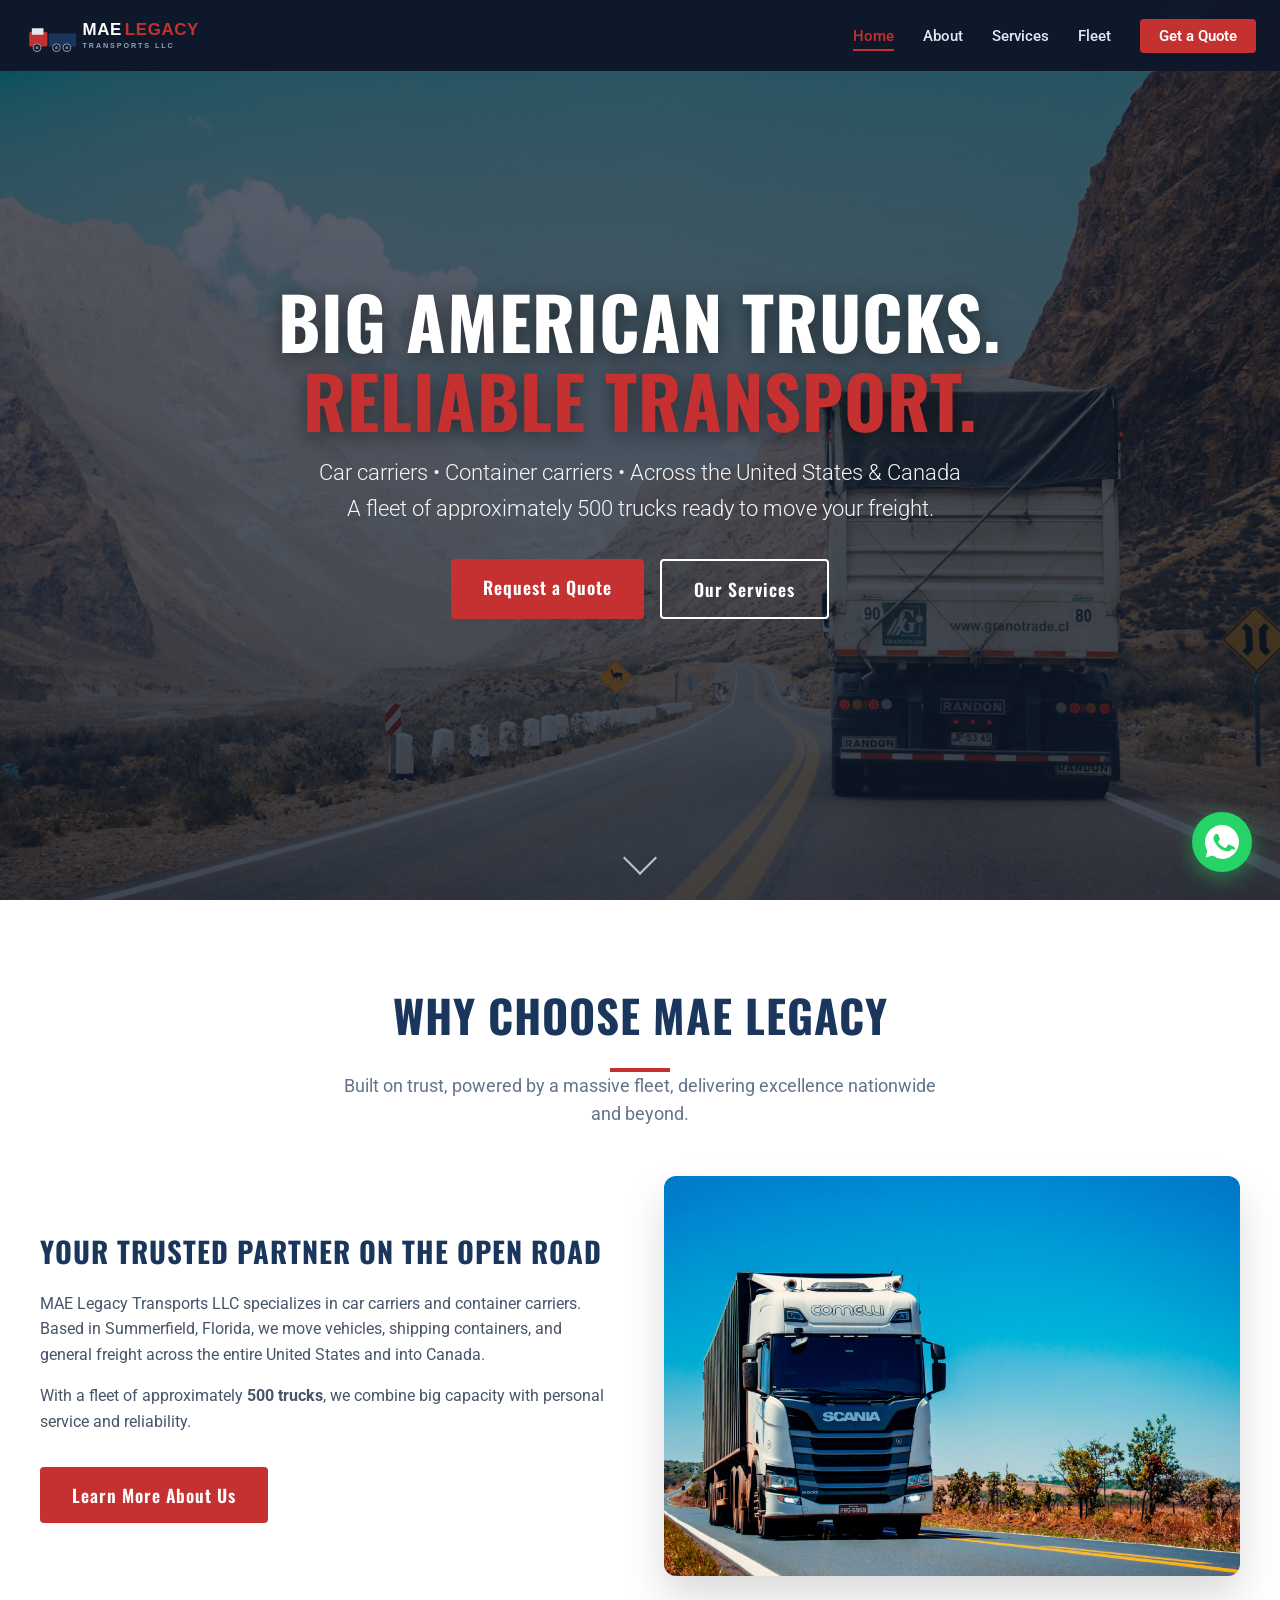
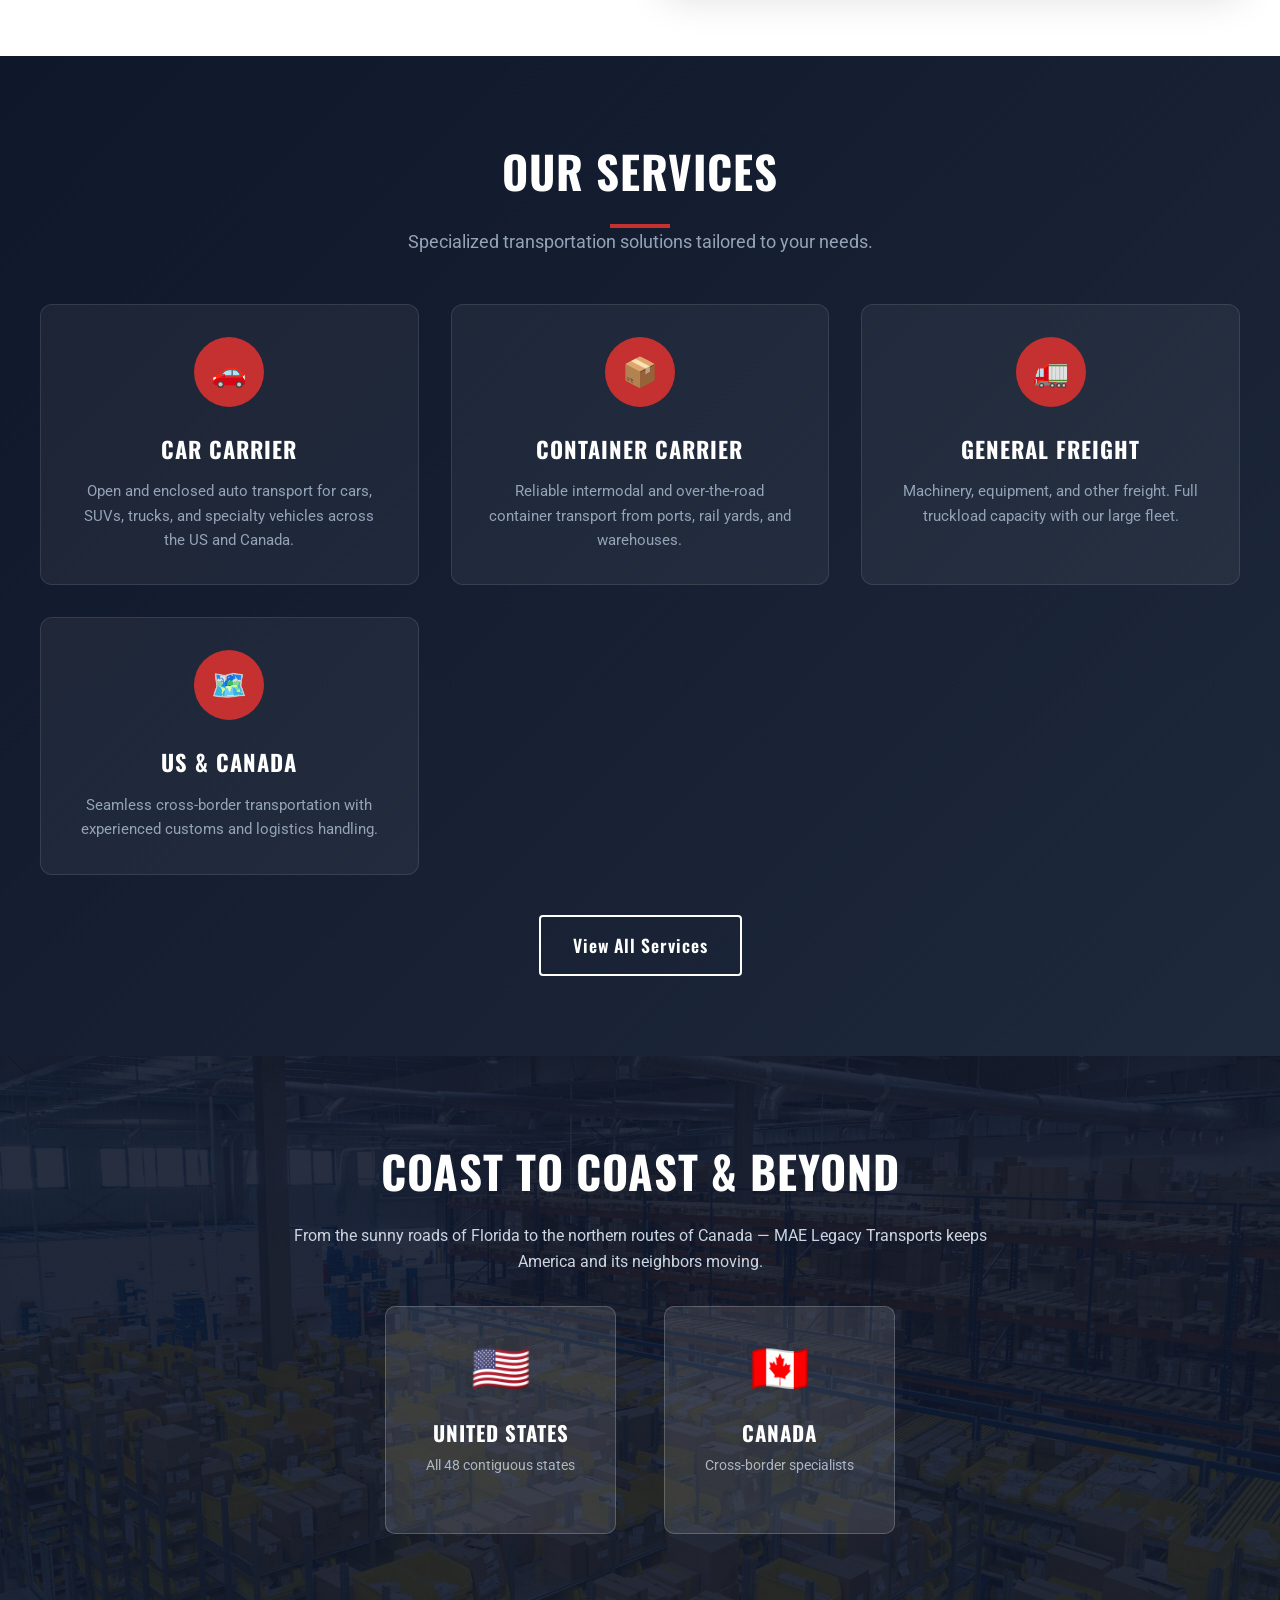
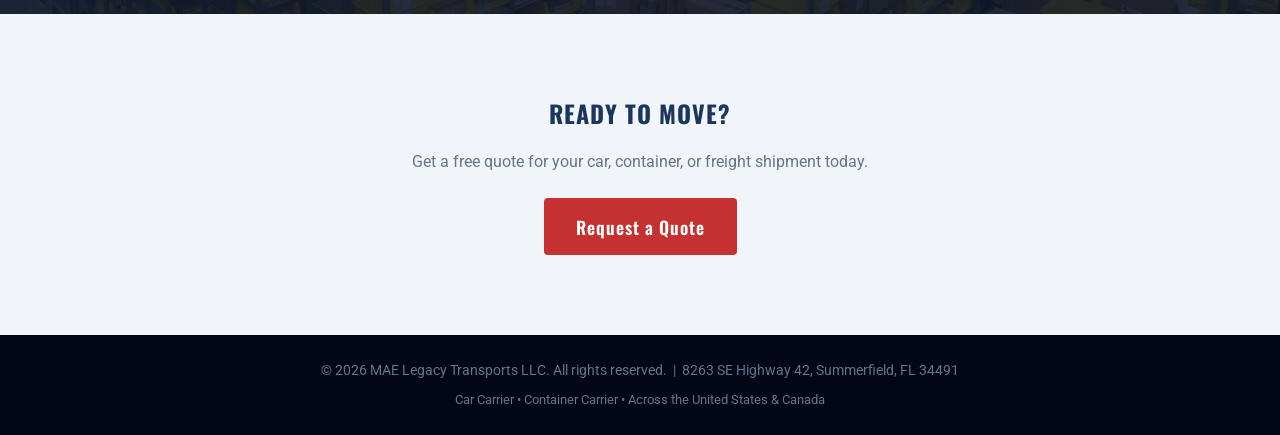
<file: index.html>
<!DOCTYPE html>
<html lang="en">
<head>
  <meta charset="UTF-8">
  <meta name="viewport" content="width=device-width, initial-scale=1.0">
  <title>MAE Legacy Transports LLC | Car & Container Carriers Across US & Canada</title>
  <meta name="description" content="MAE Legacy Transports LLC - Reliable car carrier and container carrier services across the United States and Canada. Fleet of approximately 500 trucks.">
  <link rel="preconnect" href="https://fonts.googleapis.com">
  <link rel="preconnect" href="https://fonts.gstatic.com" crossorigin>
  <link href="https://fonts.googleapis.com/css2?family=Oswald:wght@400;500;600;700&family=Roboto:wght@300;400;500;700&display=swap" rel="stylesheet">
  <link rel="stylesheet" href="css/style.css">
  <link rel="icon" href="images/logo.svg" type="image/svg+xml">
</head>
<body>
  <!-- Header -->
  <header id="header">
    <div class="nav-container">
      <a href="index.html">
        <img src="images/logo.svg" alt="MAE Legacy Transports LLC" class="logo-img">
      </a>
      <button class="mobile-toggle" aria-label="Menu" onclick="document.querySelector('nav').classList.toggle('open')">☰</button>
      <nav>
        <ul>
          <li><a href="index.html" class="active">Home</a></li>
          <li><a href="about.html">About</a></li>
          <li><a href="services.html">Services</a></li>
          <li><a href="fleet.html">Fleet</a></li>
          <li><a href="contact.html" class="nav-cta">Get a Quote</a></li>
        </ul>
      </nav>
    </div>
  </header>

  <!-- Hero Banner -->
  <section class="hero">
    <div class="hero-content">
      <h1>Big American Trucks.<br><span>Reliable Transport.</span></h1>
      <p>Car carriers • Container carriers • Across the United States & Canada<br>
      A fleet of approximately 500 trucks ready to move your freight.</p>
      <div class="hero-btns">
        <a href="contact.html" class="btn btn-primary">Request a Quote</a>
        <a href="services.html" class="btn btn-outline">Our Services</a>
      </div>
    </div>
    <div class="scroll-indicator"><span></span></div>
  </section>

  <!-- Quick About -->
  <section class="about">
    <div class="container">
      <div class="section-title">
        <h2>Why Choose MAE Legacy</h2>
        <div class="accent-line"></div>
        <p>Built on trust, powered by a massive fleet, delivering excellence nationwide and beyond.</p>
      </div>
      <div class="about-grid">
        <div class="about-text">
          <h3>Your Trusted Partner on the Open Road</h3>
          <p>MAE Legacy Transports LLC specializes in car carriers and container carriers. Based in Summerfield, Florida, we move vehicles, shipping containers, and general freight across the entire United States and into Canada.</p>
          <p>With a fleet of approximately <strong>500 trucks</strong>, we combine big capacity with personal service and reliability.</p>
          <a href="about.html" class="btn btn-primary" style="margin-top: 1rem;">Learn More About Us</a>
        </div>
        <div class="about-img">
          <img src="images/truck_fleet.jpg" alt="MAE Legacy Transports fleet of American semi trucks">
        </div>
      </div>
    </div>
  </section>

  <!-- Services Preview -->
  <section class="services">
    <div class="container">
      <div class="section-title">
        <h2>Our Services</h2>
        <div class="accent-line"></div>
        <p>Specialized transportation solutions tailored to your needs.</p>
      </div>
      <div class="services-grid">
        <div class="service-card">
          <div class="service-icon">🚗</div>
          <h3>Car Carrier</h3>
          <p>Open and enclosed auto transport for cars, SUVs, trucks, and specialty vehicles across the US and Canada.</p>
        </div>
        <div class="service-card">
          <div class="service-icon">📦</div>
          <h3>Container Carrier</h3>
          <p>Reliable intermodal and over-the-road container transport from ports, rail yards, and warehouses.</p>
        </div>
        <div class="service-card">
          <div class="service-icon">🚛</div>
          <h3>General Freight</h3>
          <p>Machinery, equipment, and other freight. Full truckload capacity with our large fleet.</p>
        </div>
        <div class="service-card">
          <div class="service-icon">🗺️</div>
          <h3>US & Canada</h3>
          <p>Seamless cross-border transportation with experienced customs and logistics handling.</p>
        </div>
      </div>
      <div style="text-align: center; margin-top: 2.5rem;">
        <a href="services.html" class="btn btn-outline">View All Services</a>
      </div>
    </div>
  </section>

  <!-- Coverage -->
  <section class="coverage">
    <div class="container">
      <h2 style="font-size: clamp(2rem, 4vw, 2.8rem); margin-bottom: 1rem;">Coast to Coast & Beyond</h2>
      <p>From the sunny roads of Florida to the northern routes of Canada — MAE Legacy Transports keeps America and its neighbors moving.</p>
      <div class="coverage-flags">
        <div class="flag-box">
          <div class="emoji">🇺🇸</div>
          <h4>United States</h4>
          <p style="font-size: 0.9rem; opacity: 0.8; margin-top: 0.3rem;">All 48 contiguous states</p>
        </div>
        <div class="flag-box">
          <div class="emoji">🇨🇦</div>
          <h4>Canada</h4>
          <p style="font-size: 0.9rem; opacity: 0.8; margin-top: 0.3rem;">Cross-border specialists</p>
        </div>
      </div>
    </div>
  </section>

  <!-- CTA -->
  <section style="background: #f1f5f9; text-align: center;">
    <div class="container">
      <h2 style="color: var(--primary); margin-bottom: 1rem;">Ready to Move?</h2>
      <p style="color: var(--gray); margin-bottom: 1.5rem; max-width: 500px; margin-left: auto; margin-right: auto;">Get a free quote for your car, container, or freight shipment today.</p>
      <a href="contact.html" class="btn btn-primary">Request a Quote</a>
    </div>
  </section>

  <!-- Footer -->
  <footer>
    <p>&copy; 2026 MAE Legacy Transports LLC. All rights reserved. &nbsp;|&nbsp; 8263 SE Highway 42, Summerfield, FL 34491</p>
    <p style="margin-top: 0.5rem; font-size: 0.8rem;">Car Carrier • Container Carrier • Across the United States & Canada</p>
  </footer>

  <!-- Floating WhatsApp Button - CONFIGURE: Replace PHONENUMBER with your number (e.g. 15551234567) -->
  <a href="https://wa.me/PHONENUMBER" class="whatsapp-float" target="_blank" rel="noopener noreferrer" aria-label="Chat on WhatsApp" title="Chat with us on WhatsApp">
    <span class="tooltip">Chat with us</span>
    <svg viewBox="0 0 32 32" xmlns="http://www.w3.org/2000/svg">
      <path d="M16.004 0h-.008C7.174 0 0 7.176 0 16.004c0 2.824.736 5.582 2.134 8.01L.69 30.546l6.706-1.758A15.945 15.945 0 0016.004 32C24.826 32 32 24.822 32 15.996 32 7.176 24.826 0 16.004 0zm9.294 22.61c-.39 1.1-2.29 2.014-3.16 2.146-.78.118-1.77.212-5.12-.98-4.3-1.52-7.06-6.5-7.276-6.8-.206-.3-1.72-2.29-1.72-4.37 0-2.08 1.09-3.1 1.476-3.524.386-.424.84-.53 1.12-.53.28 0 .56.002.806.014.258.012.606-.098.948.724.39.94 1.324 3.24 1.44 3.474.118.234.196.51.04.82-.156.31-.234.504-.466.774-.232.27-.488.604-.696.81-.232.234-.474.488-.204.956.27.468 1.2 1.98 2.576 3.21 1.77 1.58 3.264 2.072 3.732 2.306.468.234.74.196.01.118.204-.078.88-.324 1.12-.636.24-.312 1.44-1.68 1.824-2.256.386-.576.77-.48 1.3-.288.53.192 3.36 1.584 3.936 1.872.576.288.96.432 1.1.672.14.24.14 1.39-.25 2.49z"/>
    </svg>
  </a>

  <script>
    window.addEventListener('scroll', () => {
      document.getElementById('header').classList.toggle('scrolled', window.scrollY > 50);
    });
  </script>
</body>
</html>
</file>
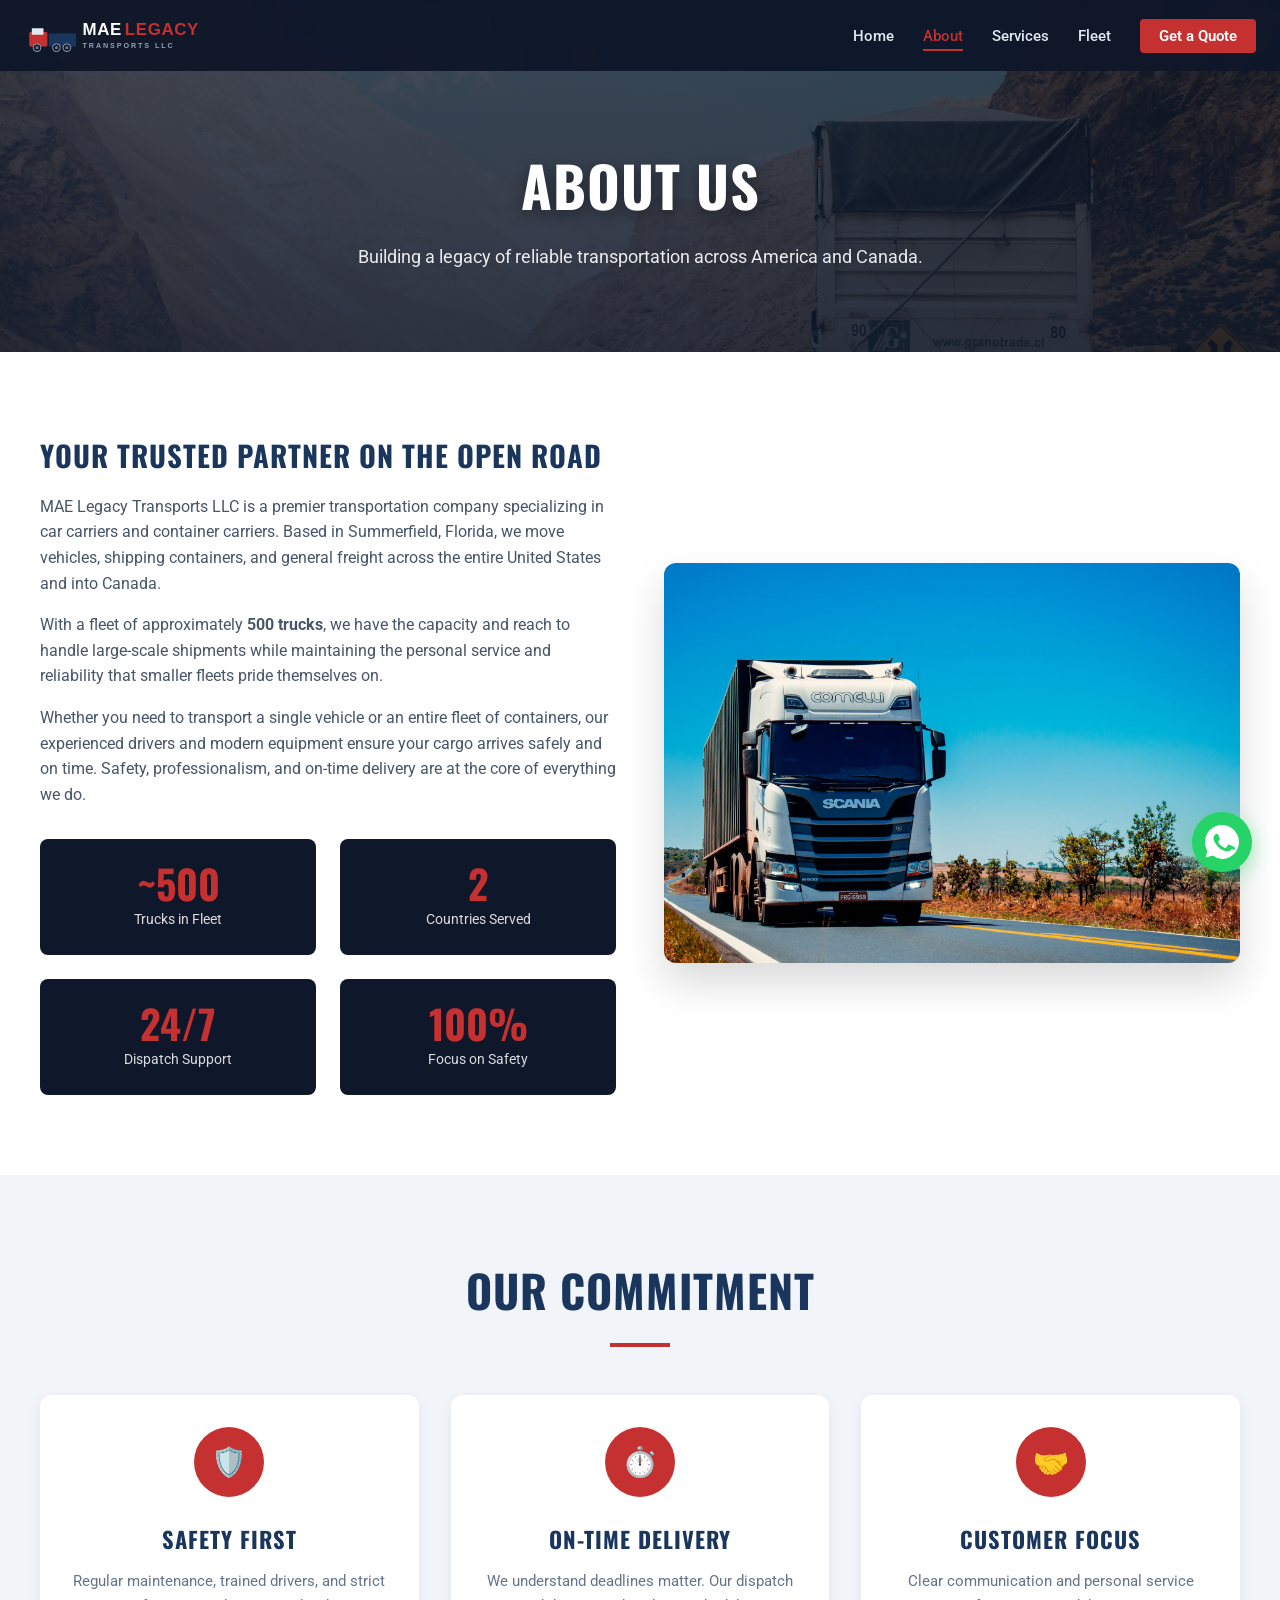
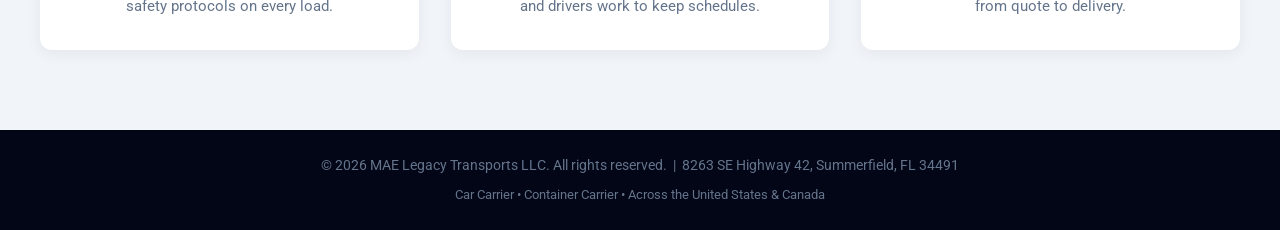
<file: about.html>
<!DOCTYPE html>
<html lang="en">
<head>
  <meta charset="UTF-8">
  <meta name="viewport" content="width=device-width, initial-scale=1.0">
  <title>About Us | MAE Legacy Transports LLC</title>
  <meta name="description" content="Learn about MAE Legacy Transports LLC - our history, fleet of 500 trucks, and commitment to reliable car and container transport across the US and Canada.">
  <link rel="preconnect" href="https://fonts.googleapis.com">
  <link rel="preconnect" href="https://fonts.gstatic.com" crossorigin>
  <link href="https://fonts.googleapis.com/css2?family=Oswald:wght@400;500;600;700&family=Roboto:wght@300;400;500;700&display=swap" rel="stylesheet">
  <link rel="stylesheet" href="css/style.css">
  <link rel="icon" href="images/logo.svg" type="image/svg+xml">
</head>
<body>
  <header id="header">
    <div class="nav-container">
      <a href="index.html">
        <img src="images/logo.svg" alt="MAE Legacy Transports LLC" class="logo-img">
      </a>
      <button class="mobile-toggle" aria-label="Menu" onclick="document.querySelector('nav').classList.toggle('open')">☰</button>
      <nav>
        <ul>
          <li><a href="index.html">Home</a></li>
          <li><a href="about.html" class="active">About</a></li>
          <li><a href="services.html">Services</a></li>
          <li><a href="fleet.html">Fleet</a></li>
          <li><a href="contact.html" class="nav-cta">Get a Quote</a></li>
        </ul>
      </nav>
    </div>
  </header>

  <section class="page-hero">
    <h1>About Us</h1>
    <p>Building a legacy of reliable transportation across America and Canada.</p>
  </section>

  <section class="about">
    <div class="container">
      <div class="about-grid">
        <div class="about-text">
          <h3>Your Trusted Partner on the Open Road</h3>
          <p>MAE Legacy Transports LLC is a premier transportation company specializing in car carriers and container carriers. Based in Summerfield, Florida, we move vehicles, shipping containers, and general freight across the entire United States and into Canada.</p>
          <p>With a fleet of approximately <strong>500 trucks</strong>, we have the capacity and reach to handle large-scale shipments while maintaining the personal service and reliability that smaller fleets pride themselves on.</p>
          <p>Whether you need to transport a single vehicle or an entire fleet of containers, our experienced drivers and modern equipment ensure your cargo arrives safely and on time. Safety, professionalism, and on-time delivery are at the core of everything we do.</p>
          <div class="stats">
            <div class="stat-box">
              <div class="num">~500</div>
              <div class="label">Trucks in Fleet</div>
            </div>
            <div class="stat-box">
              <div class="num">2</div>
              <div class="label">Countries Served</div>
            </div>
            <div class="stat-box">
              <div class="num">24/7</div>
              <div class="label">Dispatch Support</div>
            </div>
            <div class="stat-box">
              <div class="num">100%</div>
              <div class="label">Focus on Safety</div>
            </div>
          </div>
        </div>
        <div class="about-img">
          <img src="images/truck_fleet.jpg" alt="MAE Legacy Transports fleet of American semi trucks">
        </div>
      </div>
    </div>
  </section>

  <section style="background: #f1f5f9;">
    <div class="container">
      <div class="section-title">
        <h2>Our Commitment</h2>
        <div class="accent-line"></div>
      </div>
      <div class="services-grid" style="grid-template-columns: repeat(auto-fit, minmax(250px, 1fr));">
        <div class="service-card" style="background: #fff; color: #1e293b; border: none; box-shadow: 0 4px 15px rgba(0,0,0,0.06);">
          <div class="service-icon">🛡️</div>
          <h3 style="color: var(--primary);">Safety First</h3>
          <p style="color: var(--gray);">Regular maintenance, trained drivers, and strict safety protocols on every load.</p>
        </div>
        <div class="service-card" style="background: #fff; color: #1e293b; border: none; box-shadow: 0 4px 15px rgba(0,0,0,0.06);">
          <div class="service-icon">⏱️</div>
          <h3 style="color: var(--primary);">On-Time Delivery</h3>
          <p style="color: var(--gray);">We understand deadlines matter. Our dispatch and drivers work to keep schedules.</p>
        </div>
        <div class="service-card" style="background: #fff; color: #1e293b; border: none; box-shadow: 0 4px 15px rgba(0,0,0,0.06);">
          <div class="service-icon">🤝</div>
          <h3 style="color: var(--primary);">Customer Focus</h3>
          <p style="color: var(--gray);">Clear communication and personal service from quote to delivery.</p>
        </div>
      </div>
    </div>
  </section>

  <footer>
    <p>&copy; 2026 MAE Legacy Transports LLC. All rights reserved. &nbsp;|&nbsp; 8263 SE Highway 42, Summerfield, FL 34491</p>
    <p style="margin-top: 0.5rem; font-size: 0.8rem;">Car Carrier • Container Carrier • Across the United States & Canada</p>
  </footer>

  <a href="https://wa.me/PHONENUMBER" class="whatsapp-float" target="_blank" rel="noopener noreferrer" aria-label="Chat on WhatsApp" title="Chat with us on WhatsApp">
    <span class="tooltip">Chat with us</span>
    <svg viewBox="0 0 32 32" xmlns="http://www.w3.org/2000/svg">
      <path d="M16.004 0h-.008C7.174 0 0 7.176 0 16.004c0 2.824.736 5.582 2.134 8.01L.69 30.546l6.706-1.758A15.945 15.945 0 0016.004 32C24.826 32 32 24.822 32 15.996 32 7.176 24.826 0 16.004 0zm9.294 22.61c-.39 1.1-2.29 2.014-3.16 2.146-.78.118-1.77.212-5.12-.98-4.3-1.52-7.06-6.5-7.276-6.8-.206-.3-1.72-2.29-1.72-4.37 0-2.08 1.09-3.1 1.476-3.524.386-.424.84-.53 1.12-.53.28 0 .56.002.806.014.258.012.606-.098.948.724.39.94 1.324 3.24 1.44 3.474.118.234.196.51.04.82-.156.31-.234.504-.466.774-.232.27-.488.604-.696.81-.232.234-.474.488-.204.956.27.468 1.2 1.98 2.576 3.21 1.77 1.58 3.264 2.072 3.732 2.306.468.234.74.196.01.118.204-.078.88-.324 1.12-.636.24-.312 1.44-1.68 1.824-2.256.386-.576.77-.48 1.3-.288.53.192 3.36 1.584 3.936 1.872.576.288.96.432 1.1.672.14.24.14 1.39-.25 2.49z"/>
    </svg>
  </a>

  <script>
    window.addEventListener('scroll', () => {
      document.getElementById('header').classList.toggle('scrolled', window.scrollY > 50);
    });
  </script>
</body>
</html>
</file>
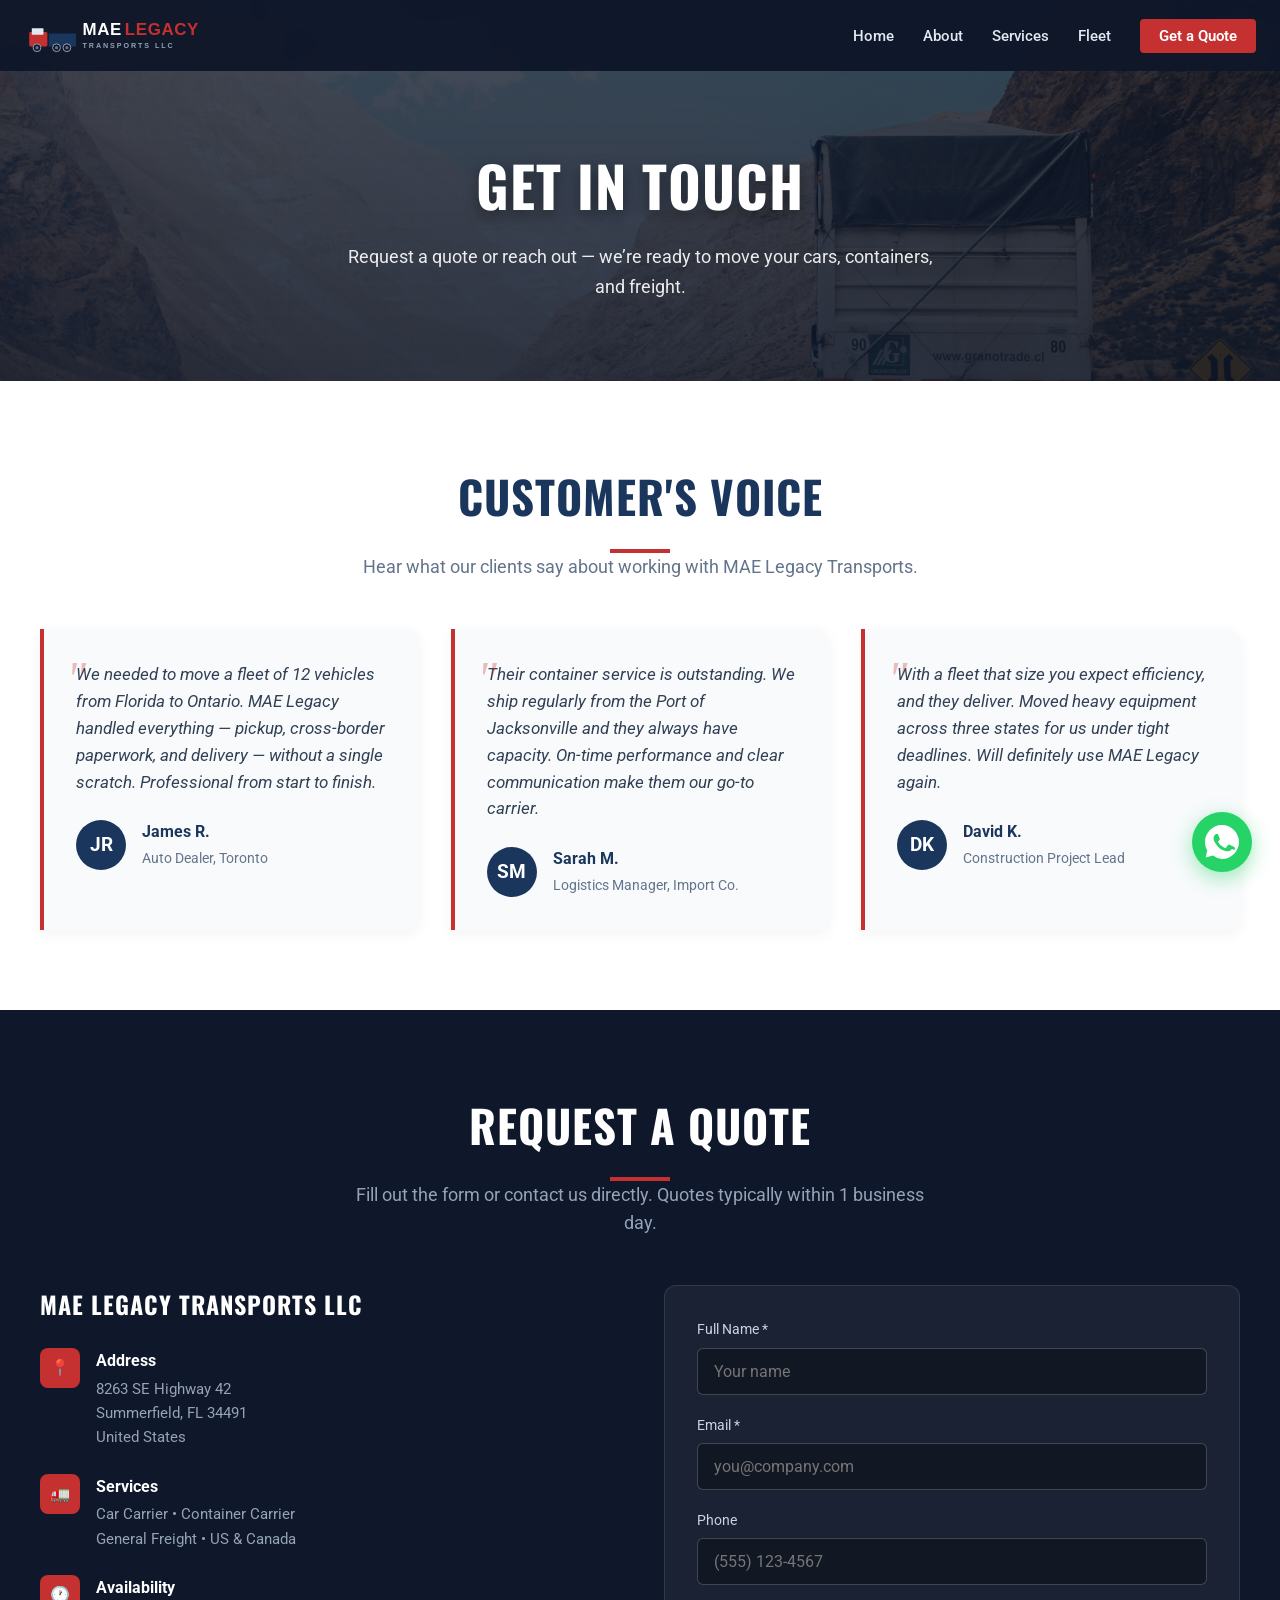
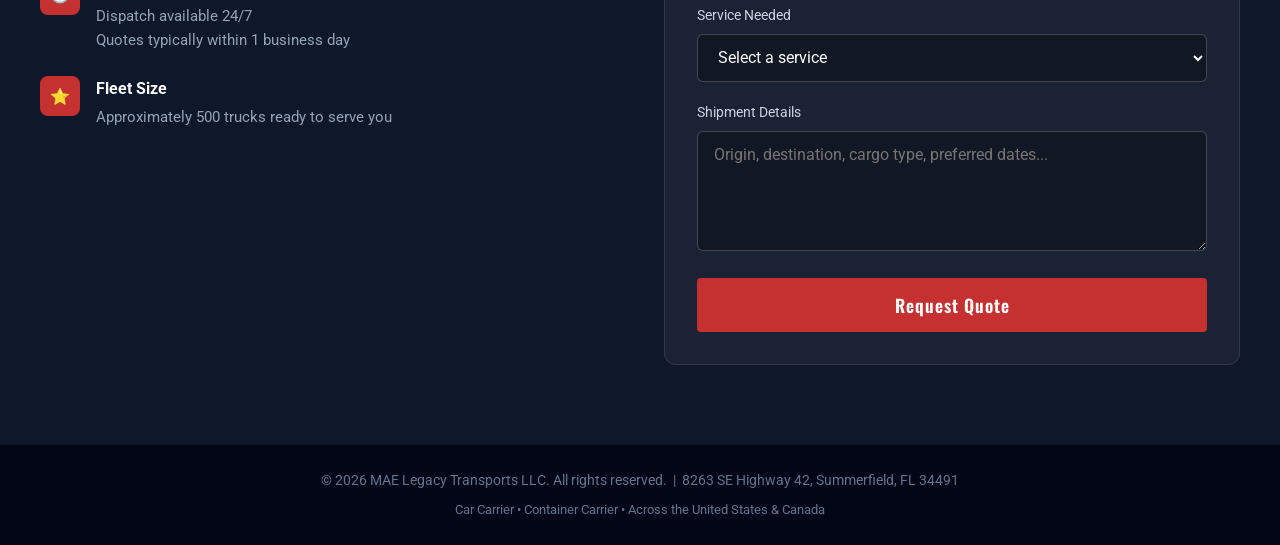
<file: contact.html>
<!DOCTYPE html>
<html lang="en">
<head>
  <meta charset="UTF-8">
  <meta name="viewport" content="width=device-width, initial-scale=1.0">
  <title>Contact & Quote | MAE Legacy Transports LLC</title>
  <meta name="description" content="Contact MAE Legacy Transports LLC for car carrier, container carrier, and freight quotes. Address: 8263 SE Highway 42, Summerfield, FL 34491.">
  <link rel="preconnect" href="https://fonts.googleapis.com">
  <link rel="preconnect" href="https://fonts.gstatic.com" crossorigin>
  <link href="https://fonts.googleapis.com/css2?family=Oswald:wght@400;500;600;700&family=Roboto:wght@300;400;500;700&display=swap" rel="stylesheet">
  <link rel="stylesheet" href="css/style.css">
  <link rel="icon" href="images/logo.svg" type="image/svg+xml">
</head>
<body>
  <header id="header">
    <div class="nav-container">
      <a href="index.html">
        <img src="images/logo.svg" alt="MAE Legacy Transports LLC" class="logo-img">
      </a>
      <button class="mobile-toggle" aria-label="Menu" onclick="document.querySelector('nav').classList.toggle('open')">☰</button>
      <nav>
        <ul>
          <li><a href="index.html">Home</a></li>
          <li><a href="about.html">About</a></li>
          <li><a href="services.html">Services</a></li>
          <li><a href="fleet.html">Fleet</a></li>
          <li><a href="contact.html" class="nav-cta active">Get a Quote</a></li>
        </ul>
      </nav>
    </div>
  </header>

  <section class="page-hero">
    <h1>Get in Touch</h1>
    <p>Request a quote or reach out — we’re ready to move your cars, containers, and freight.</p>
  </section>

  <!-- Customer Voices -->
  <section class="testimonials">
    <div class="container">
      <div class="section-title">
        <h2>Customer's Voice</h2>
        <div class="accent-line"></div>
        <p>Hear what our clients say about working with MAE Legacy Transports.</p>
      </div>
      <div class="testimonial-grid">
        <div class="testimonial-card">
          <div class="quote">
            We needed to move a fleet of 12 vehicles from Florida to Ontario. MAE Legacy handled everything — pickup, cross-border paperwork, and delivery — without a single scratch. Professional from start to finish.
          </div>
          <div class="testimonial-author">
            <div class="author-avatar">JR</div>
            <div class="author-info">
              <strong>James R.</strong>
              <span>Auto Dealer, Toronto</span>
            </div>
          </div>
        </div>
        <div class="testimonial-card">
          <div class="quote">
            Their container service is outstanding. We ship regularly from the Port of Jacksonville and they always have capacity. On-time performance and clear communication make them our go-to carrier.
          </div>
          <div class="testimonial-author">
            <div class="author-avatar">SM</div>
            <div class="author-info">
              <strong>Sarah M.</strong>
              <span>Logistics Manager, Import Co.</span>
            </div>
          </div>
        </div>
        <div class="testimonial-card">
          <div class="quote">
            With a fleet that size you expect efficiency, and they deliver. Moved heavy equipment across three states for us under tight deadlines. Will definitely use MAE Legacy again.
          </div>
          <div class="testimonial-author">
            <div class="author-avatar">DK</div>
            <div class="author-info">
              <strong>David K.</strong>
              <span>Construction Project Lead</span>
            </div>
          </div>
        </div>
      </div>
    </div>
  </section>

  <!-- Contact Form + Info -->
  <section class="contact">
    <div class="container">
      <div class="section-title">
        <h2>Request a Quote</h2>
        <div class="accent-line"></div>
        <p style="color: #94a3b8;">Fill out the form or contact us directly. Quotes typically within 1 business day.</p>
      </div>
      <div class="contact-grid">
        <div class="contact-info">
          <h3>MAE Legacy Transports LLC</h3>
          <div class="contact-item">
            <div class="icon">📍</div>
            <div>
              <strong>Address</strong>
              <p>8263 SE Highway 42<br>Summerfield, FL 34491<br>United States</p>
            </div>
          </div>
          <div class="contact-item">
            <div class="icon">🚛</div>
            <div>
              <strong>Services</strong>
              <p>Car Carrier • Container Carrier<br>General Freight • US & Canada</p>
            </div>
          </div>
          <div class="contact-item">
            <div class="icon">🕐</div>
            <div>
              <strong>Availability</strong>
              <p>Dispatch available 24/7<br>Quotes typically within 1 business day</p>
            </div>
          </div>
          <div class="contact-item">
            <div class="icon">⭐</div>
            <div>
              <strong>Fleet Size</strong>
              <p>Approximately 500 trucks ready to serve you</p>
            </div>
          </div>
        </div>
        <div class="contact-form">
          <form onsubmit="event.preventDefault(); alert('Thank you! Your quote request has been received. Our team will contact you shortly.'); this.reset();">
            <div class="form-group">
              <label for="name">Full Name *</label>
              <input type="text" id="name" name="name" required placeholder="Your name">
            </div>
            <div class="form-group">
              <label for="email">Email *</label>
              <input type="email" id="email" name="email" required placeholder="you@company.com">
            </div>
            <div class="form-group">
              <label for="phone">Phone</label>
              <input type="tel" id="phone" name="phone" placeholder="(555) 123-4567">
            </div>
            <div class="form-group">
              <label for="service">Service Needed</label>
              <select id="service" name="service">
                <option value="">Select a service</option>
                <option value="car">Car Carrier / Auto Transport</option>
                <option value="container">Container Carrier</option>
                <option value="freight">General Freight</option>
                <option value="crossborder">Cross-Border (US-Canada)</option>
                <option value="other">Other</option>
              </select>
            </div>
            <div class="form-group">
              <label for="message">Shipment Details</label>
              <textarea id="message" name="message" placeholder="Origin, destination, cargo type, preferred dates..."></textarea>
            </div>
            <button type="submit" class="btn btn-primary" style="width: 100%;">Request Quote</button>
          </form>
        </div>
      </div>
    </div>
  </section>

  <footer>
    <p>&copy; 2026 MAE Legacy Transports LLC. All rights reserved. &nbsp;|&nbsp; 8263 SE Highway 42, Summerfield, FL 34491</p>
    <p style="margin-top: 0.5rem; font-size: 0.8rem;">Car Carrier • Container Carrier • Across the United States & Canada</p>
  </footer>

  <!-- Floating WhatsApp - CONFIGURE number below -->
  <a href="https://wa.me/PHONENUMBER" class="whatsapp-float" target="_blank" rel="noopener noreferrer" aria-label="Chat on WhatsApp" title="Chat with us on WhatsApp">
    <span class="tooltip">Chat with us</span>
    <svg viewBox="0 0 32 32" xmlns="http://www.w3.org/2000/svg">
      <path d="M16.004 0h-.008C7.174 0 0 7.176 0 16.004c0 2.824.736 5.582 2.134 8.01L.69 30.546l6.706-1.758A15.945 15.945 0 0016.004 32C24.826 32 32 24.822 32 15.996 32 7.176 24.826 0 16.004 0zm9.294 22.61c-.39 1.1-2.29 2.014-3.16 2.146-.78.118-1.77.212-5.12-.98-4.3-1.52-7.06-6.5-7.276-6.8-.206-.3-1.72-2.29-1.72-4.37 0-2.08 1.09-3.1 1.476-3.524.386-.424.84-.53 1.12-.53.28 0 .56.002.806.014.258.012.606-.098.948.724.39.94 1.324 3.24 1.44 3.474.118.234.196.51.04.82-.156.31-.234.504-.466.774-.232.27-.488.604-.696.81-.232.234-.474.488-.204.956.27.468 1.2 1.98 2.576 3.21 1.77 1.58 3.264 2.072 3.732 2.306.468.234.74.196.01.118.204-.078.88-.324 1.12-.636.24-.312 1.44-1.68 1.824-2.256.386-.576.77-.48 1.3-.288.53.192 3.36 1.584 3.936 1.872.576.288.96.432 1.1.672.14.24.14 1.39-.25 2.49z"/>
    </svg>
  </a>

  <script>
    window.addEventListener('scroll', () => {
      document.getElementById('header').classList.toggle('scrolled', window.scrollY > 50);
    });
  </script>
</body>
</html>
</file>
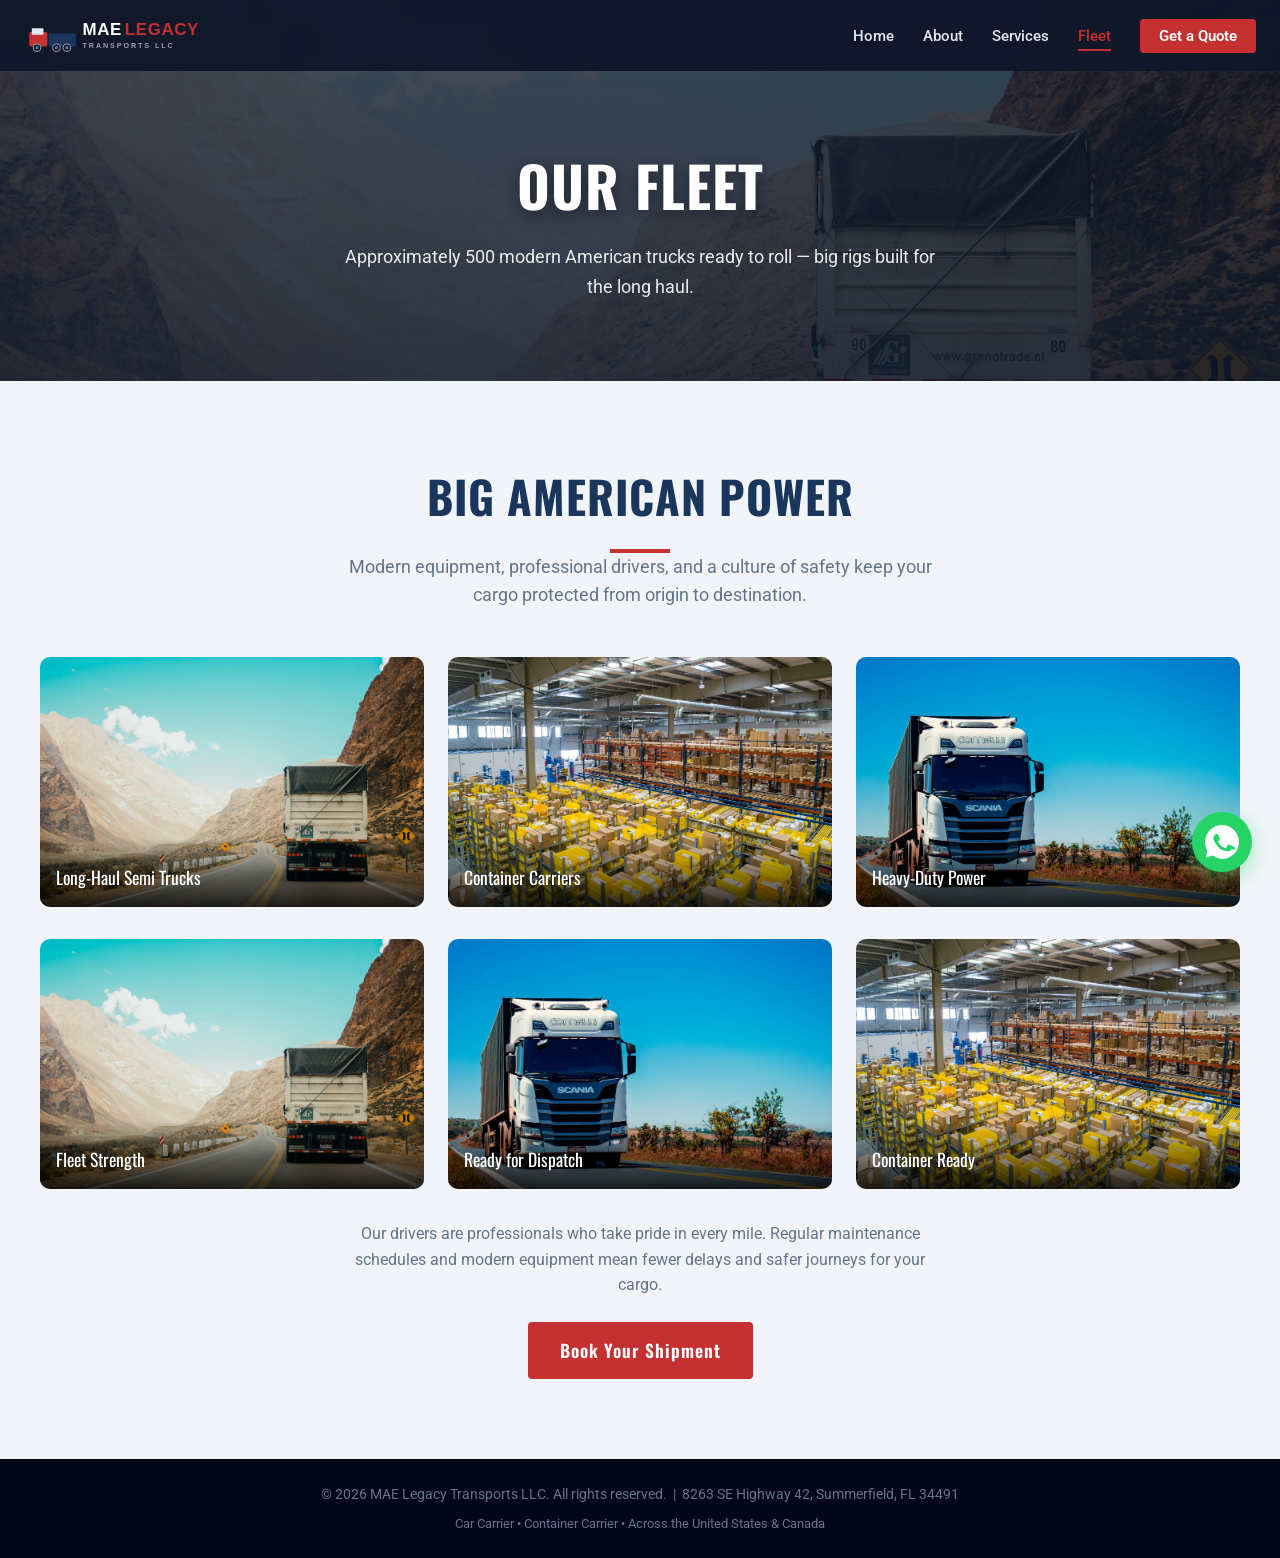
<file: fleet.html>
<!DOCTYPE html>
<html lang="en">
<head>
  <meta charset="UTF-8">
  <meta name="viewport" content="width=device-width, initial-scale=1.0">
  <title>Our Fleet | MAE Legacy Transports LLC</title>
  <meta name="description" content="Explore our fleet of approximately 500 American trucks — car carriers, container carriers, and heavy-duty semis ready for the long haul.">
  <link rel="preconnect" href="https://fonts.googleapis.com">
  <link rel="preconnect" href="https://fonts.gstatic.com" crossorigin>
  <link href="https://fonts.googleapis.com/css2?family=Oswald:wght@400;500;600;700&family=Roboto:wght@300;400;500;700&display=swap" rel="stylesheet">
  <link rel="stylesheet" href="css/style.css">
  <link rel="icon" href="images/logo.svg" type="image/svg+xml">
</head>
<body>
  <header id="header">
    <div class="nav-container">
      <a href="index.html">
        <img src="images/logo.svg" alt="MAE Legacy Transports LLC" class="logo-img">
      </a>
      <button class="mobile-toggle" aria-label="Menu" onclick="document.querySelector('nav').classList.toggle('open')">☰</button>
      <nav>
        <ul>
          <li><a href="index.html">Home</a></li>
          <li><a href="about.html">About</a></li>
          <li><a href="services.html">Services</a></li>
          <li><a href="fleet.html" class="active">Fleet</a></li>
          <li><a href="contact.html" class="nav-cta">Get a Quote</a></li>
        </ul>
      </nav>
    </div>
  </header>

  <section class="page-hero">
    <h1>Our Fleet</h1>
    <p>Approximately 500 modern American trucks ready to roll — big rigs built for the long haul.</p>
  </section>

  <section class="fleet">
    <div class="container">
      <div class="section-title">
        <h2>Big American Power</h2>
        <div class="accent-line"></div>
        <p>Modern equipment, professional drivers, and a culture of safety keep your cargo protected from origin to destination.</p>
      </div>
      <div class="fleet-showcase">
        <div class="fleet-img">
          <img src="images/truck_highway.jpg" alt="American semi truck on highway">
          <div class="overlay">Long-Haul Semi Trucks</div>
        </div>
        <div class="fleet-img">
          <img src="images/container_truck.jpg" alt="Container carrier truck">
          <div class="overlay">Container Carriers</div>
        </div>
        <div class="fleet-img">
          <img src="images/truck1.jpg" alt="Heavy duty American truck">
          <div class="overlay">Heavy-Duty Power</div>
        </div>
      </div>
      <div class="fleet-showcase" style="margin-top: 1.5rem;">
        <div class="fleet-img">
          <img src="images/truck2.jpg" alt="Semi truck fleet">
          <div class="overlay">Fleet Strength</div>
        </div>
        <div class="fleet-img">
          <img src="images/truck_fleet.jpg" alt="Trucks ready for dispatch">
          <div class="overlay">Ready for Dispatch</div>
        </div>
        <div class="fleet-img">
          <img src="images/container.jpg" alt="Container transport">
          <div class="overlay">Container Ready</div>
        </div>
      </div>
      <div class="fleet-cta">
        <p style="color: var(--gray); margin-bottom: 1.5rem; max-width: 600px; margin-left: auto; margin-right: auto;">
          Our drivers are professionals who take pride in every mile. Regular maintenance schedules and modern equipment mean fewer delays and safer journeys for your cargo.
        </p>
        <a href="contact.html" class="btn btn-primary">Book Your Shipment</a>
      </div>
    </div>
  </section>

  <footer>
    <p>&copy; 2026 MAE Legacy Transports LLC. All rights reserved. &nbsp;|&nbsp; 8263 SE Highway 42, Summerfield, FL 34491</p>
    <p style="margin-top: 0.5rem; font-size: 0.8rem;">Car Carrier • Container Carrier • Across the United States & Canada</p>
  </footer>

  <a href="https://wa.me/PHONENUMBER" class="whatsapp-float" target="_blank" rel="noopener noreferrer" aria-label="Chat on WhatsApp" title="Chat with us on WhatsApp">
    <span class="tooltip">Chat with us</span>
    <svg viewBox="0 0 32 32" xmlns="http://www.w3.org/2000/svg">
      <path d="M16.004 0h-.008C7.174 0 0 7.176 0 16.004c0 2.824.736 5.582 2.134 8.01L.69 30.546l6.706-1.758A15.945 15.945 0 0016.004 32C24.826 32 32 24.822 32 15.996 32 7.176 24.826 0 16.004 0zm9.294 22.61c-.39 1.1-2.29 2.014-3.16 2.146-.78.118-1.77.212-5.12-.98-4.3-1.52-7.06-6.5-7.276-6.8-.206-.3-1.72-2.29-1.72-4.37 0-2.08 1.09-3.1 1.476-3.524.386-.424.84-.53 1.12-.53.28 0 .56.002.806.014.258.012.606-.098.948.724.39.94 1.324 3.24 1.44 3.474.118.234.196.51.04.82-.156.31-.234.504-.466.774-.232.27-.488.604-.696.81-.232.234-.474.488-.204.956.27.468 1.2 1.98 2.576 3.21 1.77 1.58 3.264 2.072 3.732 2.306.468.234.74.196.01.118.204-.078.88-.324 1.12-.636.24-.312 1.44-1.68 1.824-2.256.386-.576.77-.48 1.3-.288.53.192 3.36 1.584 3.936 1.872.576.288.96.432 1.1.672.14.24.14 1.39-.25 2.49z"/>
    </svg>
  </a>

  <script>
    window.addEventListener('scroll', () => {
      document.getElementById('header').classList.toggle('scrolled', window.scrollY > 50);
    });
  </script>
</body>
</html>
</file>
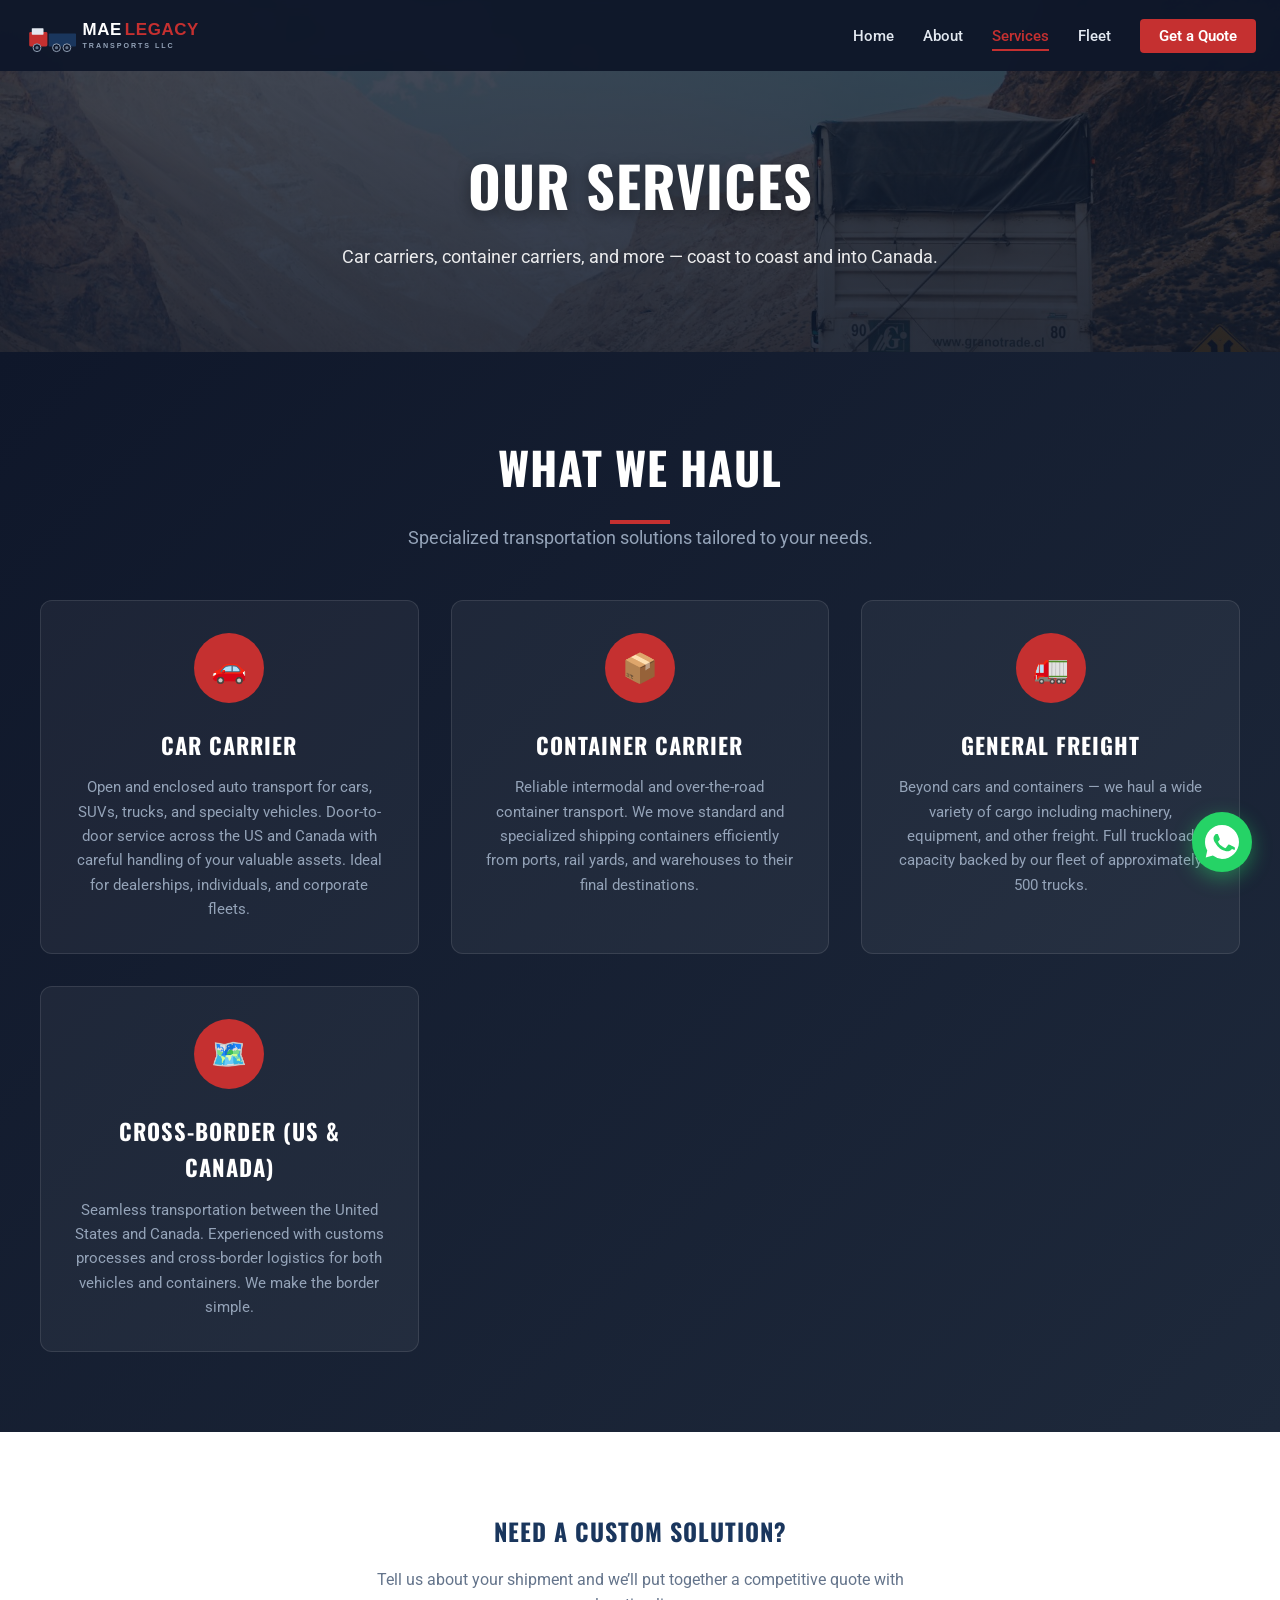
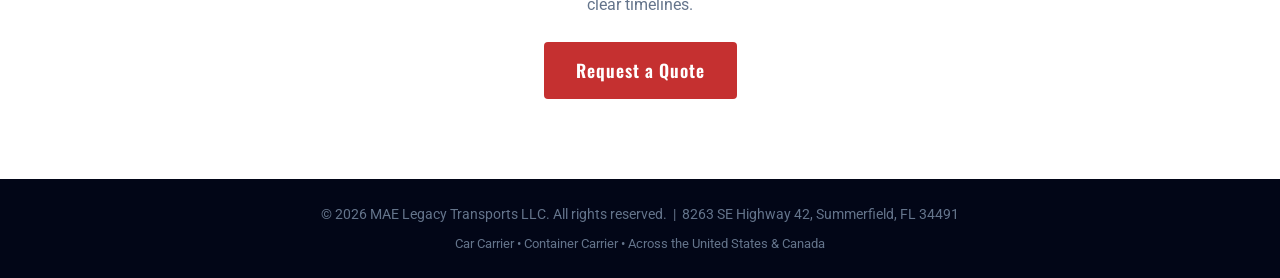
<file: services.html>
<!DOCTYPE html>
<html lang="en">
<head>
  <meta charset="UTF-8">
  <meta name="viewport" content="width=device-width, initial-scale=1.0">
  <title>Services | MAE Legacy Transports LLC</title>
  <meta name="description" content="Car carrier, container carrier, general freight and cross-border transport services across the United States and Canada.">
  <link rel="preconnect" href="https://fonts.googleapis.com">
  <link rel="preconnect" href="https://fonts.gstatic.com" crossorigin>
  <link href="https://fonts.googleapis.com/css2?family=Oswald:wght@400;500;600;700&family=Roboto:wght@300;400;500;700&display=swap" rel="stylesheet">
  <link rel="stylesheet" href="css/style.css">
  <link rel="icon" href="images/logo.svg" type="image/svg+xml">
</head>
<body>
  <header id="header">
    <div class="nav-container">
      <a href="index.html">
        <img src="images/logo.svg" alt="MAE Legacy Transports LLC" class="logo-img">
      </a>
      <button class="mobile-toggle" aria-label="Menu" onclick="document.querySelector('nav').classList.toggle('open')">☰</button>
      <nav>
        <ul>
          <li><a href="index.html">Home</a></li>
          <li><a href="about.html">About</a></li>
          <li><a href="services.html" class="active">Services</a></li>
          <li><a href="fleet.html">Fleet</a></li>
          <li><a href="contact.html" class="nav-cta">Get a Quote</a></li>
        </ul>
      </nav>
    </div>
  </header>

  <section class="page-hero">
    <h1>Our Services</h1>
    <p>Car carriers, container carriers, and more — coast to coast and into Canada.</p>
  </section>

  <section class="services">
    <div class="container">
      <div class="section-title">
        <h2>What We Haul</h2>
        <div class="accent-line"></div>
        <p>Specialized transportation solutions tailored to your needs.</p>
      </div>
      <div class="services-grid">
        <div class="service-card">
          <div class="service-icon">🚗</div>
          <h3>Car Carrier</h3>
          <p>Open and enclosed auto transport for cars, SUVs, trucks, and specialty vehicles. Door-to-door service across the US and Canada with careful handling of your valuable assets. Ideal for dealerships, individuals, and corporate fleets.</p>
        </div>
        <div class="service-card">
          <div class="service-icon">📦</div>
          <h3>Container Carrier</h3>
          <p>Reliable intermodal and over-the-road container transport. We move standard and specialized shipping containers efficiently from ports, rail yards, and warehouses to their final destinations.</p>
        </div>
        <div class="service-card">
          <div class="service-icon">🚛</div>
          <h3>General Freight</h3>
          <p>Beyond cars and containers — we haul a wide variety of cargo including machinery, equipment, and other freight. Full truckload capacity backed by our fleet of approximately 500 trucks.</p>
        </div>
        <div class="service-card">
          <div class="service-icon">🗺️</div>
          <h3>Cross-Border (US & Canada)</h3>
          <p>Seamless transportation between the United States and Canada. Experienced with customs processes and cross-border logistics for both vehicles and containers. We make the border simple.</p>
        </div>
      </div>
    </div>
  </section>

  <section style="background: #fff; text-align: center;">
    <div class="container">
      <h2 style="color: var(--primary); margin-bottom: 1rem;">Need a Custom Solution?</h2>
      <p style="color: var(--gray); margin-bottom: 1.5rem; max-width: 550px; margin-left: auto; margin-right: auto;">Tell us about your shipment and we’ll put together a competitive quote with clear timelines.</p>
      <a href="contact.html" class="btn btn-primary">Request a Quote</a>
    </div>
  </section>

  <footer>
    <p>&copy; 2026 MAE Legacy Transports LLC. All rights reserved. &nbsp;|&nbsp; 8263 SE Highway 42, Summerfield, FL 34491</p>
    <p style="margin-top: 0.5rem; font-size: 0.8rem;">Car Carrier • Container Carrier • Across the United States & Canada</p>
  </footer>

  <a href="https://wa.me/PHONENUMBER" class="whatsapp-float" target="_blank" rel="noopener noreferrer" aria-label="Chat on WhatsApp" title="Chat with us on WhatsApp">
    <span class="tooltip">Chat with us</span>
    <svg viewBox="0 0 32 32" xmlns="http://www.w3.org/2000/svg">
      <path d="M16.004 0h-.008C7.174 0 0 7.176 0 16.004c0 2.824.736 5.582 2.134 8.01L.69 30.546l6.706-1.758A15.945 15.945 0 0016.004 32C24.826 32 32 24.822 32 15.996 32 7.176 24.826 0 16.004 0zm9.294 22.61c-.39 1.1-2.29 2.014-3.16 2.146-.78.118-1.77.212-5.12-.98-4.3-1.52-7.06-6.5-7.276-6.8-.206-.3-1.72-2.29-1.72-4.37 0-2.08 1.09-3.1 1.476-3.524.386-.424.84-.53 1.12-.53.28 0 .56.002.806.014.258.012.606-.098.948.724.39.94 1.324 3.24 1.44 3.474.118.234.196.51.04.82-.156.31-.234.504-.466.774-.232.27-.488.604-.696.81-.232.234-.474.488-.204.956.27.468 1.2 1.98 2.576 3.21 1.77 1.58 3.264 2.072 3.732 2.306.468.234.74.196.01.118.204-.078.88-.324 1.12-.636.24-.312 1.44-1.68 1.824-2.256.386-.576.77-.48 1.3-.288.53.192 3.36 1.584 3.936 1.872.576.288.96.432 1.1.672.14.24.14 1.39-.25 2.49z"/>
    </svg>
  </a>

  <script>
    window.addEventListener('scroll', () => {
      document.getElementById('header').classList.toggle('scrolled', window.scrollY > 50);
    });
  </script>
</body>
</html>
</file>
<file: css/style.css>
:root {
  --primary: #1a365d;
  --accent: #c53030;
  --dark: #0f172a;
  --light: #f8fafc;
  --gray: #64748b;
  --gold: #d69e2e;
}
* { margin: 0; padding: 0; box-sizing: border-box; }
body {
  font-family: 'Roboto', sans-serif;
  color: #1e293b;
  line-height: 1.6;
  overflow-x: hidden;
}
h1, h2, h3, h4 { font-family: 'Oswald', sans-serif; text-transform: uppercase; letter-spacing: 1px; }
a { text-decoration: none; color: inherit; }
img { max-width: 100%; height: auto; display: block; }

/* Header / Nav */
header {
  position: fixed;
  top: 0; left: 0; right: 0;
  z-index: 1000;
  background: rgba(15, 23, 42, 0.97);
  backdrop-filter: blur(8px);
  transition: all 0.3s;
}
header.scrolled { box-shadow: 0 4px 20px rgba(0,0,0,0.3); }
.nav-container {
  max-width: 1280px;
  margin: 0 auto;
  padding: 0.6rem 1.5rem;
  display: flex;
  justify-content: space-between;
  align-items: center;
}
.logo-img {
  height: 52px;
  width: auto;
}
nav ul {
  display: flex;
  list-style: none;
  gap: 1.8rem;
  align-items: center;
}
nav a {
  color: #e2e8f0;
  font-weight: 500;
  font-size: 0.95rem;
  transition: color 0.2s;
  position: relative;
}
nav a:hover, nav a.active { color: var(--accent); }
nav a.active::after {
  content: '';
  position: absolute;
  bottom: -6px;
  left: 0; right: 0;
  height: 2px;
  background: var(--accent);
}
.nav-cta {
  background: var(--accent);
  color: #fff !important;
  padding: 0.5rem 1.2rem;
  border-radius: 4px;
  font-weight: 600;
}
.nav-cta:hover { background: #9b2c2c; color: #fff !important; }
.nav-cta.active::after { display: none; }
.mobile-toggle {
  display: none;
  background: none;
  border: none;
  color: #fff;
  font-size: 1.6rem;
  cursor: pointer;
}

/* Page Hero (inner pages) */
.page-hero {
  padding: 140px 1.5rem 80px;
  background: linear-gradient(rgba(15, 23, 42, 0.75), rgba(15, 23, 42, 0.85)),
              url('../images/truck_highway.jpg') center/cover no-repeat;
  color: #fff;
  text-align: center;
}
.page-hero h1 {
  font-size: clamp(2.2rem, 5vw, 3.5rem);
  margin-bottom: 0.8rem;
  text-shadow: 0 4px 15px rgba(0,0,0,0.4);
}
.page-hero p {
  font-size: 1.15rem;
  opacity: 0.9;
  max-width: 600px;
  margin: 0 auto;
}

/* Home Hero */
.hero {
  height: 100vh;
  min-height: 620px;
  background: linear-gradient(rgba(15, 23, 42, 0.65), rgba(15, 23, 42, 0.75)),
              url('../images/truck_highway.jpg') center/cover no-repeat;
  display: flex;
  align-items: center;
  justify-content: center;
  text-align: center;
  color: #fff;
  position: relative;
}
.hero-content {
  max-width: 900px;
  padding: 2rem;
  animation: fadeUp 1s ease-out;
}
.hero h1 {
  font-size: clamp(2.5rem, 6vw, 4.5rem);
  font-weight: 700;
  line-height: 1.1;
  margin-bottom: 1rem;
  text-shadow: 0 4px 20px rgba(0,0,0,0.5);
}
.hero h1 span { color: var(--accent); }
.hero p {
  font-size: clamp(1.1rem, 2.5vw, 1.4rem);
  font-weight: 300;
  margin-bottom: 2rem;
  opacity: 0.95;
}
.hero-btns {
  display: flex;
  gap: 1rem;
  justify-content: center;
  flex-wrap: wrap;
}
.btn {
  display: inline-block;
  padding: 0.9rem 2rem;
  font-family: 'Oswald', sans-serif;
  font-size: 1.1rem;
  font-weight: 600;
  letter-spacing: 1px;
  border-radius: 4px;
  transition: all 0.3s;
  cursor: pointer;
  border: none;
}
.btn-primary {
  background: var(--accent);
  color: #fff;
}
.btn-primary:hover {
  background: #9b2c2c;
  transform: translateY(-2px);
  box-shadow: 0 8px 20px rgba(197, 48, 48, 0.4);
}
.btn-outline {
  background: transparent;
  color: #fff;
  border: 2px solid #fff;
}
.btn-outline:hover {
  background: #fff;
  color: var(--dark);
}
.scroll-indicator {
  position: absolute;
  bottom: 30px;
  left: 50%;
  transform: translateX(-50%);
  animation: bounce 2s infinite;
  opacity: 0.7;
}
.scroll-indicator span {
  display: block;
  width: 24px;
  height: 24px;
  border-bottom: 2px solid #fff;
  border-right: 2px solid #fff;
  transform: rotate(45deg);
}

/* Sections common */
section { padding: 5rem 1.5rem; }
.container { max-width: 1200px; margin: 0 auto; }
.section-title {
  text-align: center;
  margin-bottom: 3rem;
}
.section-title h2 {
  font-size: clamp(2rem, 4vw, 2.8rem);
  color: var(--primary);
  margin-bottom: 0.5rem;
}
.section-title p {
  color: var(--gray);
  font-size: 1.1rem;
  max-width: 600px;
  margin: 0 auto;
}
.accent-line {
  width: 60px;
  height: 4px;
  background: var(--accent);
  margin: 1rem auto 0;
}

/* About */
.about { background: #fff; }
.about-grid {
  display: grid;
  grid-template-columns: 1fr 1fr;
  gap: 3rem;
  align-items: center;
}
.about-text h3 {
  font-size: 1.8rem;
  color: var(--primary);
  margin-bottom: 1rem;
}
.about-text p {
  margin-bottom: 1rem;
  color: #475569;
}
.stats {
  display: grid;
  grid-template-columns: repeat(2, 1fr);
  gap: 1.5rem;
  margin-top: 2rem;
}
.stat-box {
  background: var(--dark);
  color: #fff;
  padding: 1.5rem;
  border-radius: 8px;
  text-align: center;
}
.stat-box .num {
  font-family: 'Oswald', sans-serif;
  font-size: 2.5rem;
  font-weight: 700;
  color: var(--accent);
  line-height: 1;
}
.stat-box .label {
  font-size: 0.9rem;
  opacity: 0.85;
  margin-top: 0.3rem;
}
.about-img {
  border-radius: 12px;
  overflow: hidden;
  box-shadow: 0 20px 40px rgba(0,0,0,0.15);
}
.about-img img {
  width: 100%;
  height: 100%;
  object-fit: cover;
  min-height: 400px;
}

/* Services */
.services {
  background: linear-gradient(135deg, #0f172a 0%, #1e293b 100%);
  color: #fff;
}
.services .section-title h2 { color: #fff; }
.services .section-title p { color: #94a3b8; }
.services-grid {
  display: grid;
  grid-template-columns: repeat(auto-fit, minmax(280px, 1fr));
  gap: 2rem;
}
.service-card {
  background: rgba(255,255,255,0.05);
  border: 1px solid rgba(255,255,255,0.1);
  border-radius: 12px;
  padding: 2rem;
  transition: all 0.3s;
  text-align: center;
}
.service-card:hover {
  background: rgba(255,255,255,0.1);
  transform: translateY(-8px);
  border-color: var(--accent);
}
.service-icon {
  width: 70px;
  height: 70px;
  background: var(--accent);
  border-radius: 50%;
  display: flex;
  align-items: center;
  justify-content: center;
  margin: 0 auto 1.5rem;
  font-size: 1.8rem;
}
.service-card h3 {
  font-size: 1.4rem;
  margin-bottom: 0.8rem;
}
.service-card p {
  color: #94a3b8;
  font-size: 0.95rem;
}

/* Fleet */
.fleet { background: #f1f5f9; }
.fleet-showcase {
  display: grid;
  grid-template-columns: repeat(3, 1fr);
  gap: 1.5rem;
  margin-bottom: 2rem;
}
.fleet-img {
  border-radius: 10px;
  overflow: hidden;
  height: 250px;
  position: relative;
}
.fleet-img img {
  width: 100%;
  height: 100%;
  object-fit: cover;
  transition: transform 0.5s;
}
.fleet-img:hover img { transform: scale(1.08); }
.fleet-img .overlay {
  position: absolute;
  bottom: 0; left: 0; right: 0;
  background: linear-gradient(transparent, rgba(0,0,0,0.8));
  color: #fff;
  padding: 1.5rem 1rem 1rem;
  font-family: 'Oswald', sans-serif;
  font-size: 1.1rem;
}
.fleet-cta {
  text-align: center;
  margin-top: 2rem;
}

/* Testimonials */
.testimonials { background: #fff; }
.testimonial-grid {
  display: grid;
  grid-template-columns: repeat(auto-fit, minmax(300px, 1fr));
  gap: 2rem;
}
.testimonial-card {
  background: #f8fafc;
  border-left: 4px solid var(--accent);
  padding: 2rem;
  border-radius: 0 12px 12px 0;
  box-shadow: 0 4px 15px rgba(0,0,0,0.05);
}
.testimonial-card .quote {
  font-size: 1.05rem;
  color: #334155;
  font-style: italic;
  margin-bottom: 1.5rem;
  position: relative;
}
.testimonial-card .quote::before {
  content: '"';
  font-size: 3rem;
  color: var(--accent);
  opacity: 0.3;
  position: absolute;
  top: -20px;
  left: -10px;
  font-family: Georgia, serif;
}
.testimonial-author {
  display: flex;
  align-items: center;
  gap: 1rem;
}
.author-avatar {
  width: 50px;
  height: 50px;
  border-radius: 50%;
  background: var(--primary);
  color: #fff;
  display: flex;
  align-items: center;
  justify-content: center;
  font-weight: 700;
  font-size: 1.2rem;
}
.author-info strong { display: block; color: var(--primary); }
.author-info span { font-size: 0.85rem; color: var(--gray); }

/* Coverage */
.coverage {
  background: linear-gradient(rgba(15,23,42,0.9), rgba(15,23,42,0.9)),
              url('../images/container_truck.jpg') center/cover;
  color: #fff;
  text-align: center;
}
.coverage h2 { color: #fff; }
.coverage p { color: #cbd5e1; max-width: 700px; margin: 0 auto 2rem; }
.coverage-flags {
  display: flex;
  justify-content: center;
  gap: 3rem;
  flex-wrap: wrap;
  margin-top: 2rem;
}
.flag-box {
  background: rgba(255,255,255,0.1);
  padding: 1.5rem 2.5rem;
  border-radius: 10px;
  border: 1px solid rgba(255,255,255,0.2);
}
.flag-box .emoji { font-size: 3rem; margin-bottom: 0.5rem; }
.flag-box h4 { font-size: 1.3rem; }

/* Contact */
.contact {
  background: var(--dark);
  color: #e2e8f0;
}
.contact .section-title h2 { color: #fff; }
.contact-grid {
  display: grid;
  grid-template-columns: 1fr 1fr;
  gap: 3rem;
}
.contact-info h3 {
  color: #fff;
  margin-bottom: 1.5rem;
  font-size: 1.5rem;
}
.contact-item {
  display: flex;
  gap: 1rem;
  margin-bottom: 1.5rem;
  align-items: flex-start;
}
.contact-item .icon {
  width: 40px;
  height: 40px;
  background: var(--accent);
  border-radius: 8px;
  display: flex;
  align-items: center;
  justify-content: center;
  flex-shrink: 0;
}
.contact-item strong { display: block; color: #fff; margin-bottom: 0.2rem; }
.contact-item p { color: #94a3b8; font-size: 0.95rem; }
.contact-form {
  background: rgba(255,255,255,0.05);
  padding: 2rem;
  border-radius: 12px;
  border: 1px solid rgba(255,255,255,0.1);
}
.form-group { margin-bottom: 1.2rem; }
.form-group label {
  display: block;
  margin-bottom: 0.4rem;
  font-size: 0.9rem;
  color: #cbd5e1;
}
.form-group input,
.form-group textarea,
.form-group select {
  width: 100%;
  padding: 0.8rem 1rem;
  border: 1px solid rgba(255,255,255,0.2);
  border-radius: 6px;
  background: rgba(0,0,0,0.3);
  color: #fff;
  font-family: inherit;
  font-size: 1rem;
}
.form-group input:focus,
.form-group textarea:focus,
.form-group select:focus {
  outline: none;
  border-color: var(--accent);
}
.form-group textarea { min-height: 120px; resize: vertical; }

/* Preview cards on home */
.preview-grid {
  display: grid;
  grid-template-columns: repeat(auto-fit, minmax(260px, 1fr));
  gap: 1.5rem;
  margin-top: 2rem;
}
.preview-card {
  background: #fff;
  border-radius: 10px;
  overflow: hidden;
  box-shadow: 0 8px 25px rgba(0,0,0,0.08);
  transition: transform 0.3s;
}
.preview-card:hover { transform: translateY(-6px); }
.preview-card img {
  height: 180px;
  width: 100%;
  object-fit: cover;
}
.preview-card .content {
  padding: 1.25rem;
}
.preview-card h3 {
  font-size: 1.2rem;
  color: var(--primary);
  margin-bottom: 0.4rem;
}
.preview-card p {
  font-size: 0.9rem;
  color: var(--gray);
  margin-bottom: 0.8rem;
}
.preview-card a {
  color: var(--accent);
  font-weight: 600;
  font-size: 0.9rem;
}

/* Footer */
footer {
  background: #020617;
  color: #64748b;
  text-align: center;
  padding: 1.5rem;
  font-size: 0.9rem;
}
footer a { color: #94a3b8; }
footer a:hover { color: var(--accent); }

/* Floating WhatsApp Button */
.whatsapp-float {
  position: fixed;
  bottom: 28px;
  right: 28px;
  z-index: 9999;
  width: 60px;
  height: 60px;
  background: #25D366;
  border-radius: 50%;
  display: flex;
  align-items: center;
  justify-content: center;
  box-shadow: 0 6px 20px rgba(37, 211, 102, 0.45);
  transition: all 0.3s ease;
  cursor: pointer;
}
.whatsapp-float:hover {
  transform: scale(1.1);
  box-shadow: 0 8px 28px rgba(37, 211, 102, 0.6);
}
.whatsapp-float svg {
  width: 34px;
  height: 34px;
  fill: #fff;
}
.whatsapp-float .tooltip {
  position: absolute;
  right: 70px;
  background: #075E54;
  color: #fff;
  padding: 8px 14px;
  border-radius: 6px;
  font-size: 0.85rem;
  white-space: nowrap;
  opacity: 0;
  pointer-events: none;
  transition: opacity 0.25s;
}
.whatsapp-float:hover .tooltip { opacity: 1; }

/* Animations */
@keyframes fadeUp {
  from { opacity: 0; transform: translateY(30px); }
  to { opacity: 1; transform: translateY(0); }
}
@keyframes bounce {
  0%, 20%, 50%, 80%, 100% { transform: translateX(-50%) translateY(0); }
  40% { transform: translateX(-50%) translateY(-10px); }
  60% { transform: translateX(-50%) translateY(-5px); }
}

/* Responsive */
@media (max-width: 900px) {
  .about-grid, .contact-grid { grid-template-columns: 1fr; }
  .fleet-showcase { grid-template-columns: 1fr; }
  .fleet-img { height: 220px; }
  nav ul { display: none; }
  .mobile-toggle { display: block; }
  nav.open ul {
    display: flex;
    flex-direction: column;
    position: absolute;
    top: 100%;
    left: 0; right: 0;
    background: var(--dark);
    padding: 1.5rem;
    gap: 1rem;
    box-shadow: 0 10px 30px rgba(0,0,0,0.3);
  }
  .whatsapp-float { bottom: 20px; right: 20px; width: 54px; height: 54px; }
  .whatsapp-float svg { width: 28px; height: 28px; }
}
@media (max-width: 600px) {
  .stats { grid-template-columns: 1fr; }
  .hero { min-height: 520px; }
  .page-hero { padding: 120px 1rem 60px; }
}
</file>
